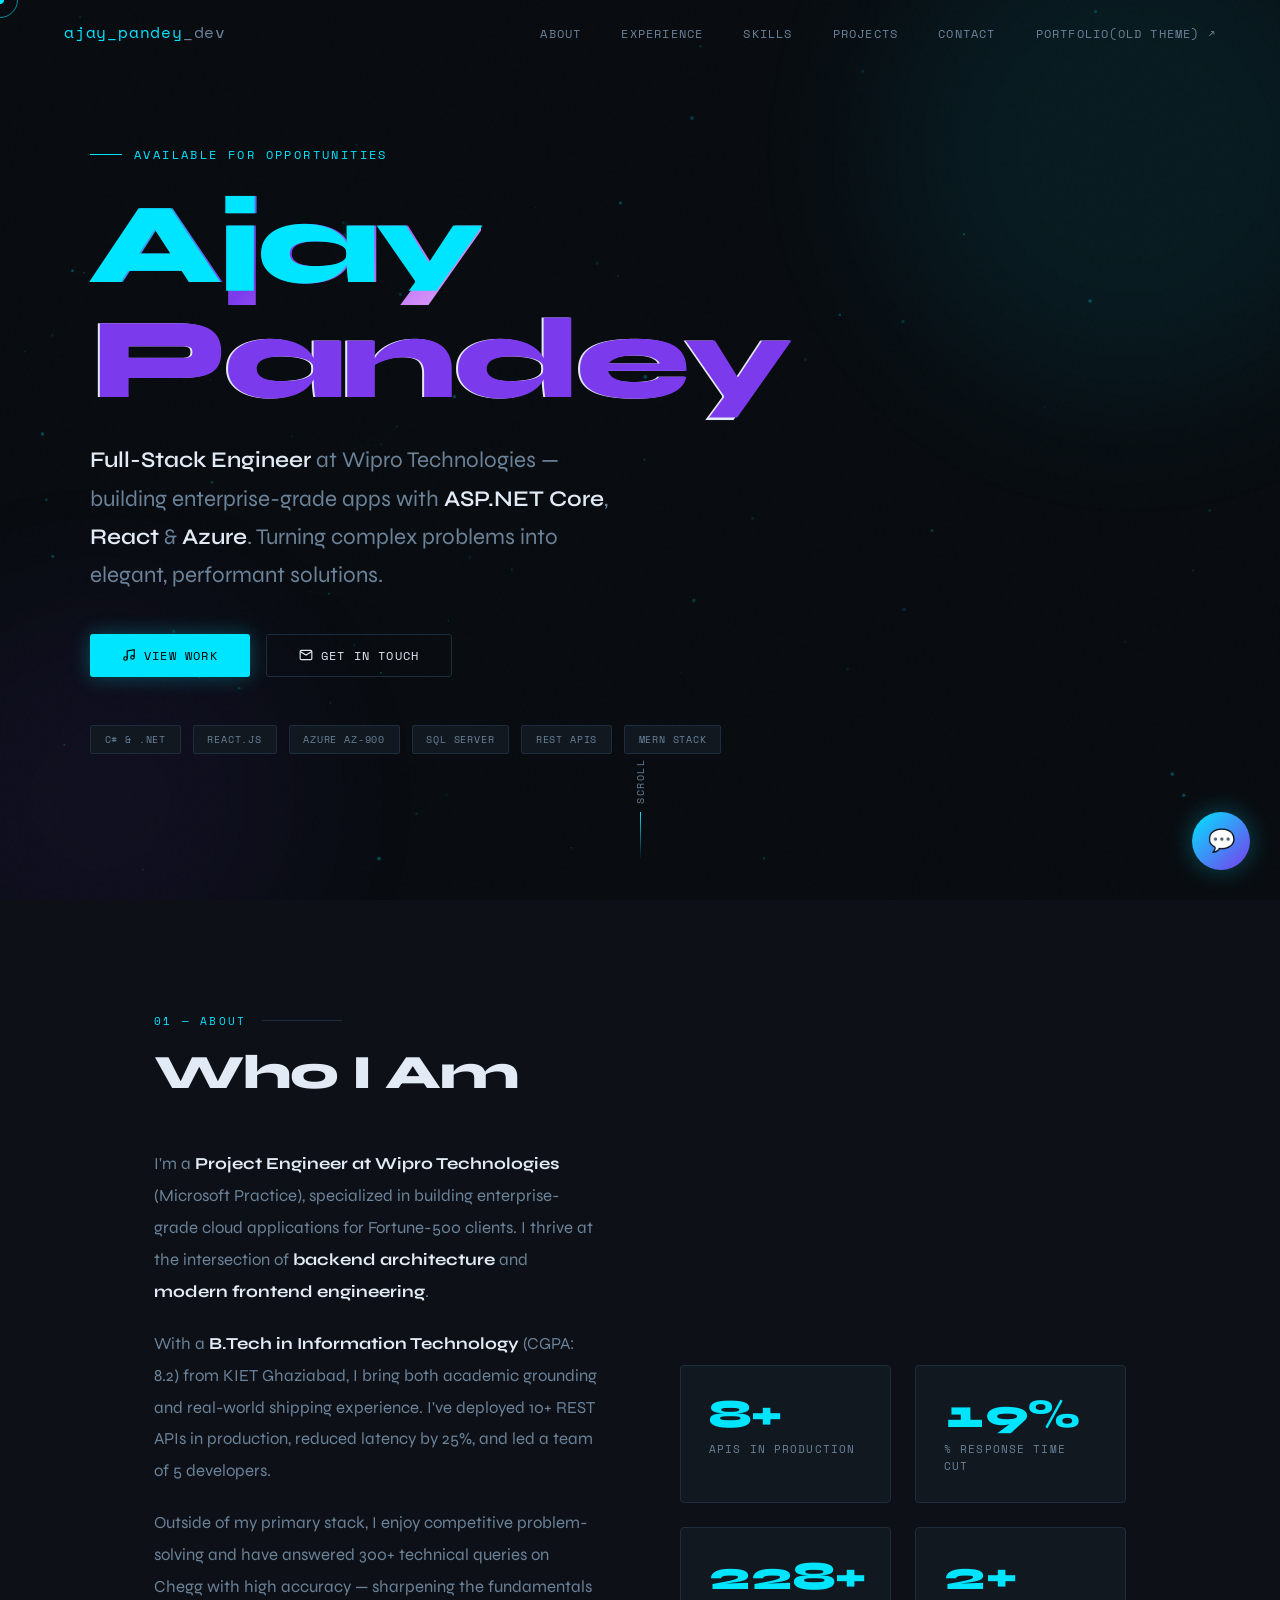
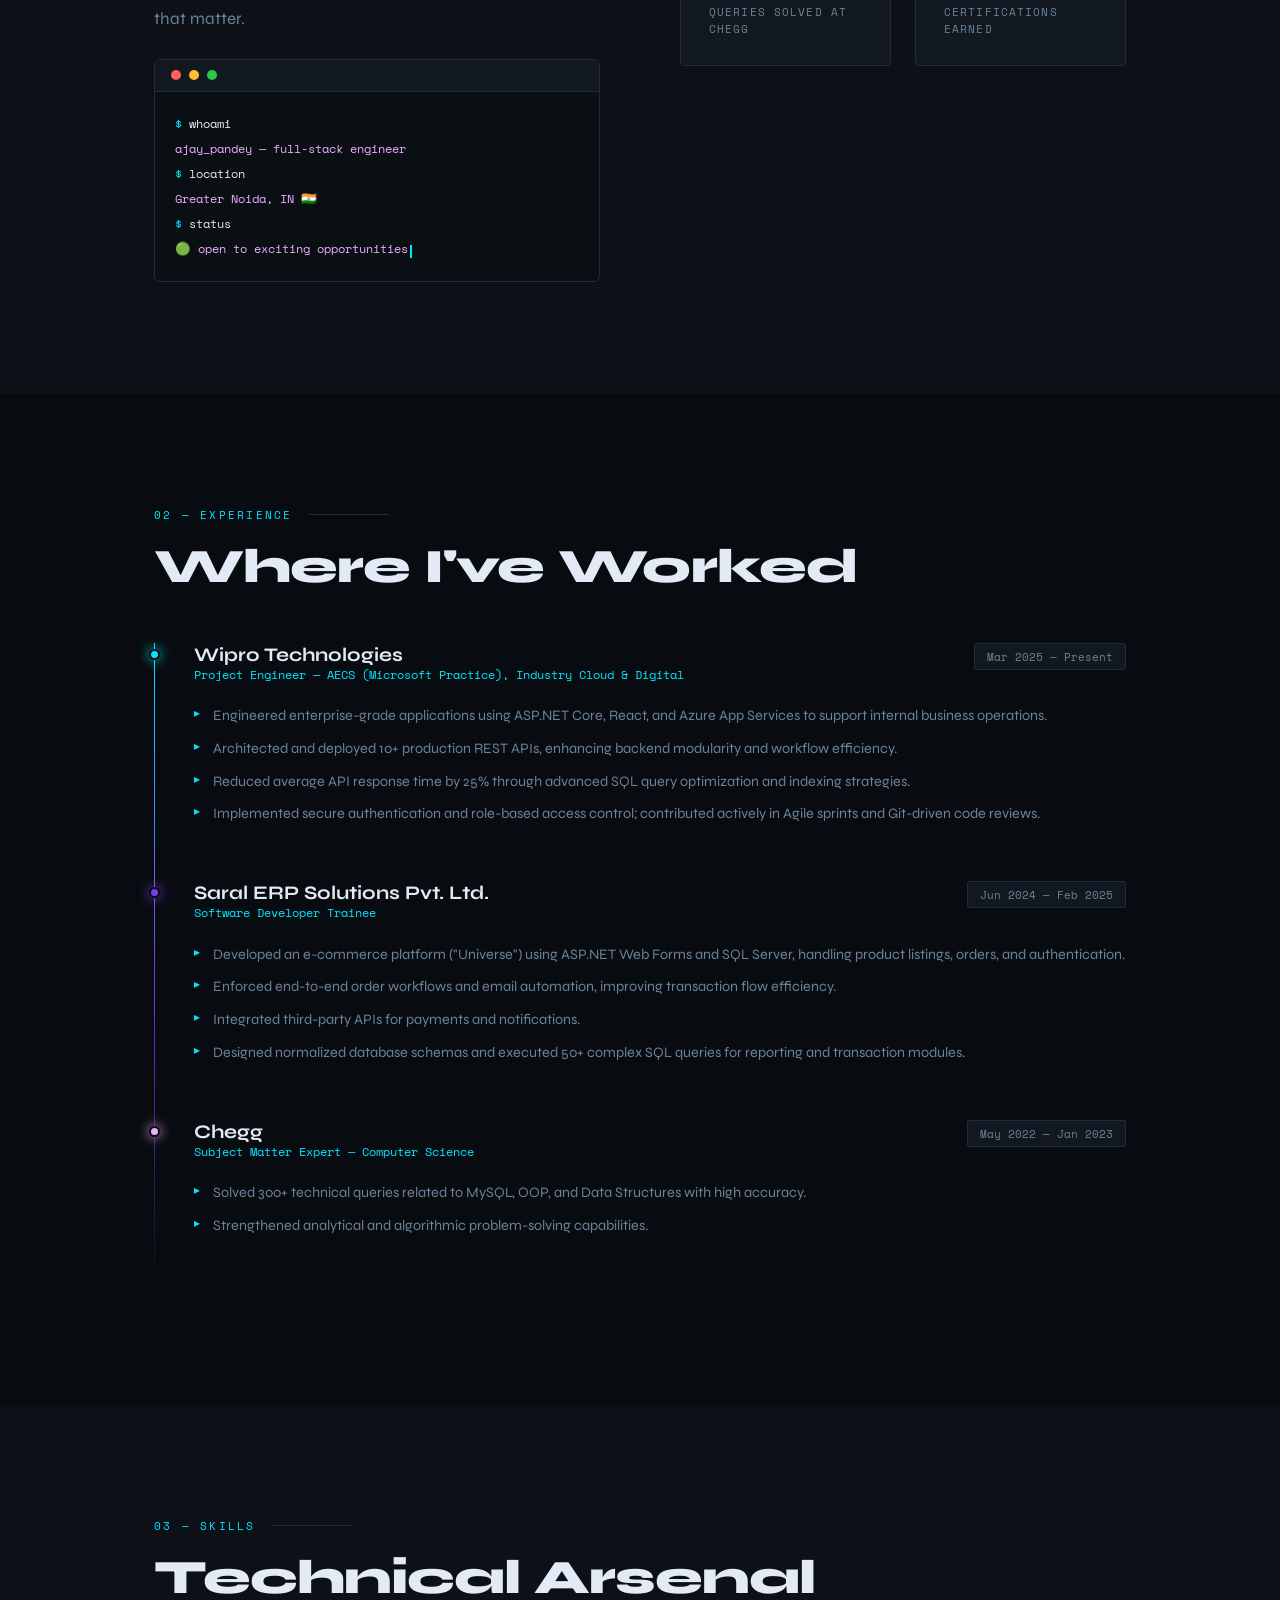
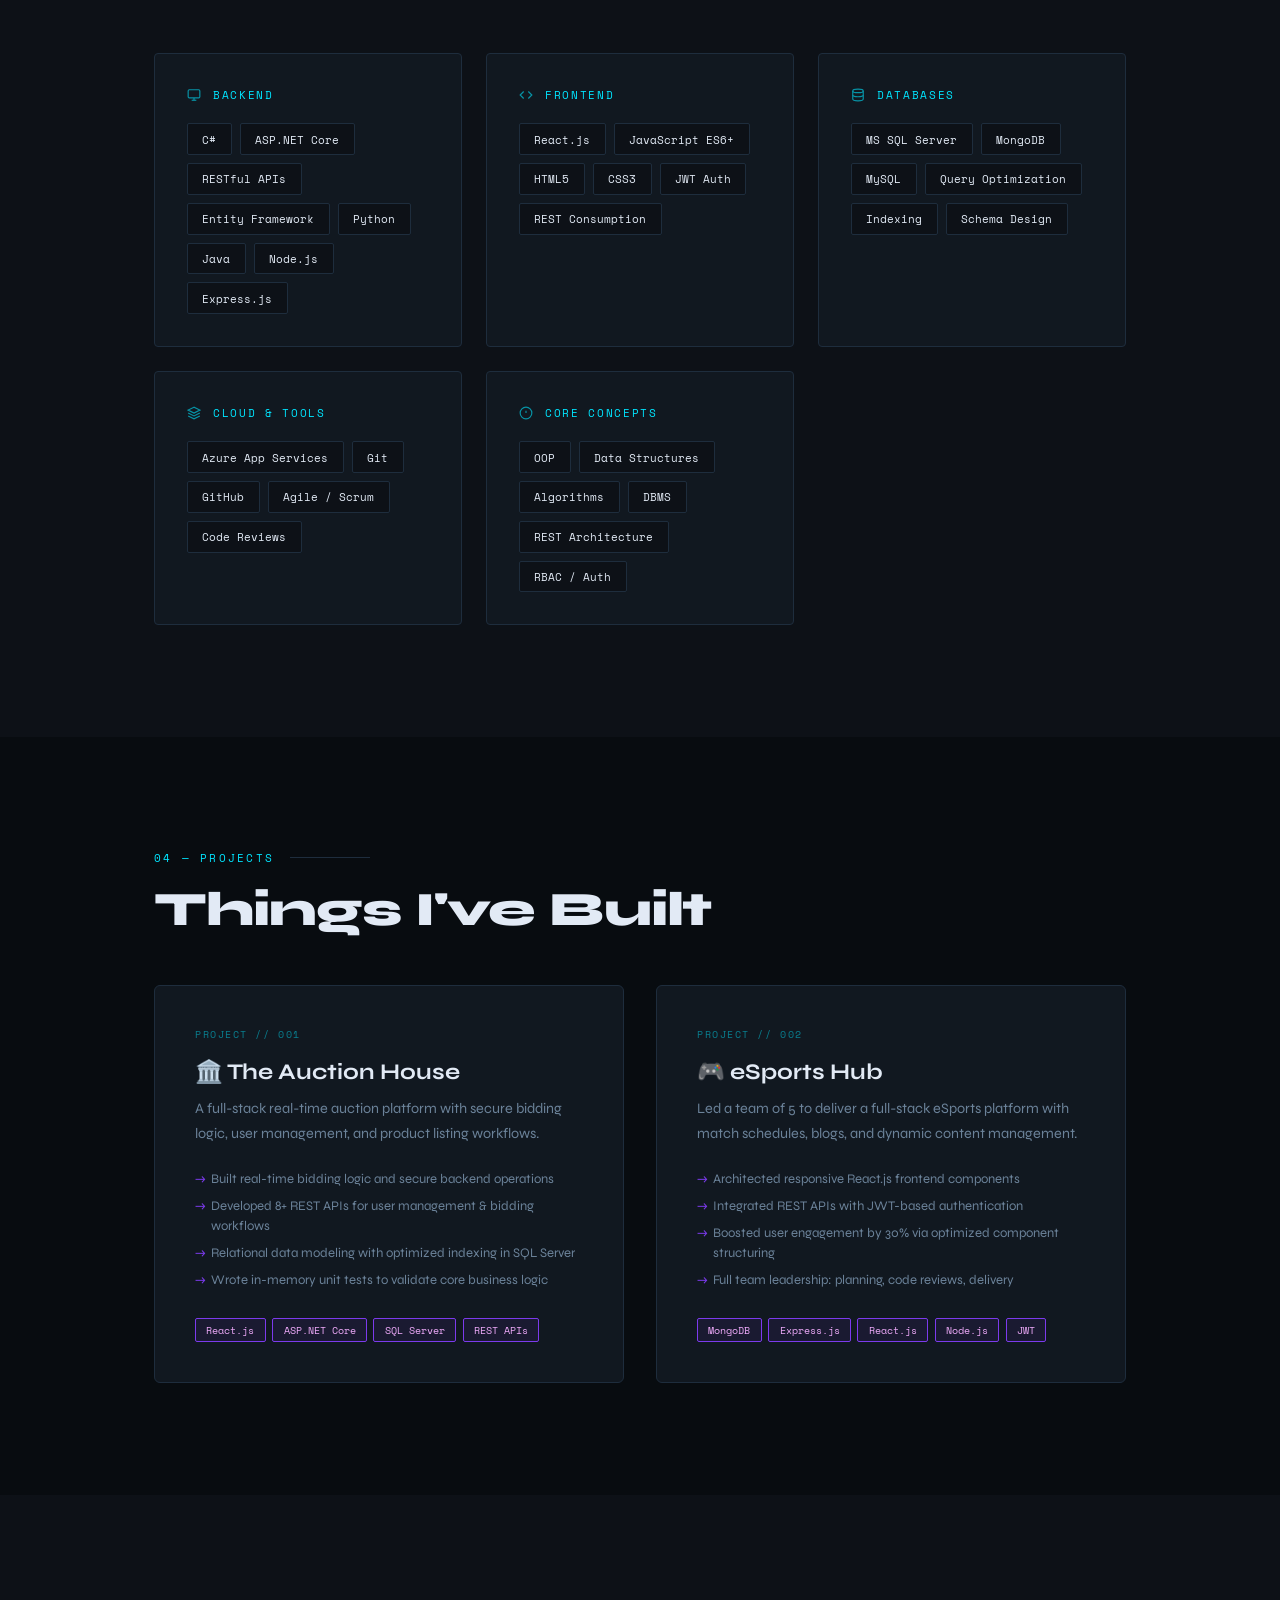
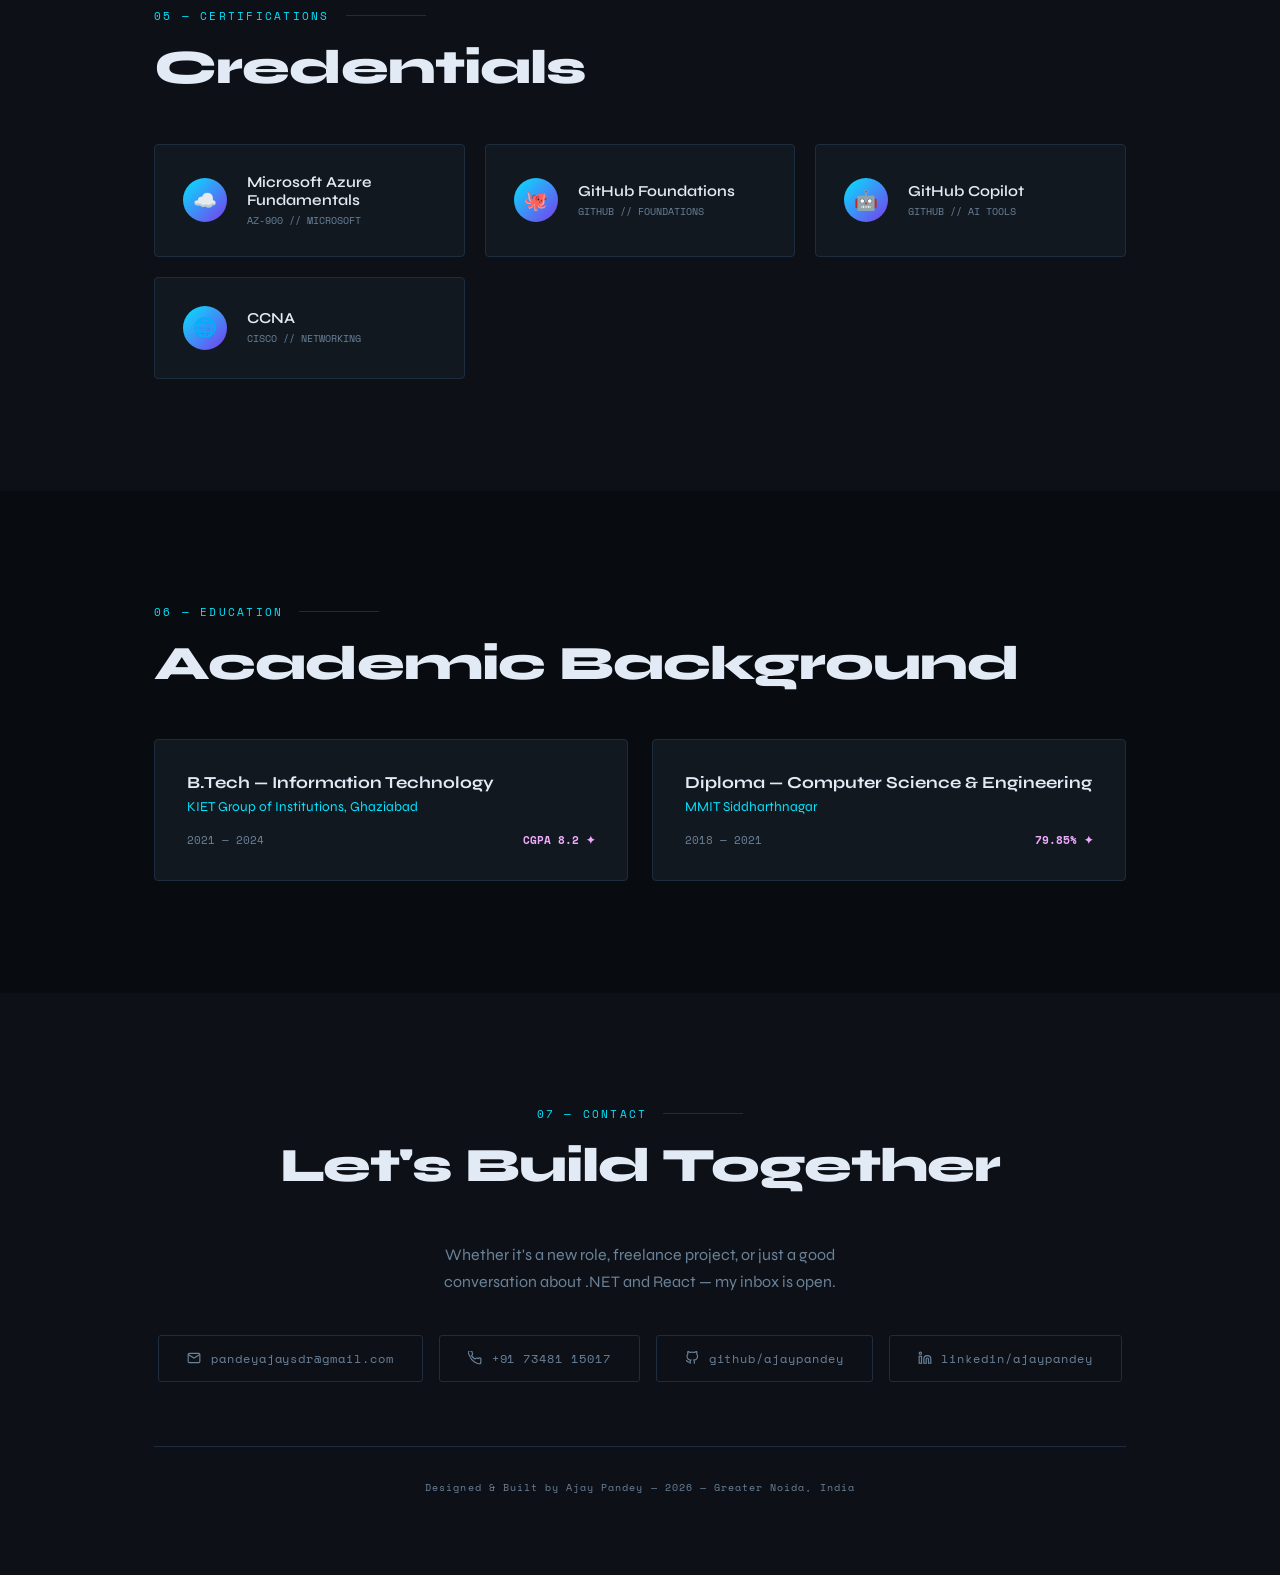
<file: index.html>
<!DOCTYPE html>
<html lang="en">
<head>
<meta charset="UTF-8">
<meta name="viewport" content="width=device-width, initial-scale=1.0">
<title>Ajay Pandey — Software Engineer</title>
<link href="https://fonts.googleapis.com/css2?family=Space+Mono:ital,wght@0,400;0,700;1,400&family=Syne:wght@400;600;700;800&display=swap" rel="stylesheet">
<style>
  :root {
    --bg: #080c10;
    --bg2: #0d1117;
    --surface: #111820;
    --border: #1e2d3d;
    --accent: #00e5ff;
    --accent2: #7c3aed;
    --accent3: #f0abfc;
    --text: #e2eaf5;
    --muted: #6b8299;
    --glow: rgba(0,229,255,0.15);
    --glow2: rgba(124,58,237,0.15);
  }

  *, *::before, *::after { margin: 0; padding: 0; box-sizing: border-box; }

  html { scroll-behavior: smooth; }

  body {
    background: var(--bg);
    color: var(--text);
    font-family: 'Syne', sans-serif;
    overflow-x: hidden;
    cursor: none;
  }

  /* CUSTOM CURSOR */
  .cursor-dot {
    width: 8px; height: 8px;
    background: var(--accent);
    border-radius: 50%;
    position: fixed; top: 0; left: 0;
    pointer-events: none; z-index: 9999;
    transform: translate(-50%, -50%);
    transition: transform 0.1s;
  }
  .cursor-ring {
    width: 36px; height: 36px;
    border: 1.5px solid var(--accent);
    border-radius: 50%;
    position: fixed; top: 0; left: 0;
    pointer-events: none; z-index: 9998;
    transform: translate(-50%, -50%);
    transition: all 0.12s ease;
    opacity: 0.6;
  }
  .cursor-ring.hover { transform: translate(-50%, -50%) scale(1.8); opacity: 0.3; border-color: var(--accent3); }

  /* CANVAS BG */
  #bg-canvas {
    position: fixed; top: 0; left: 0;
    width: 100%; height: 100%;
    z-index: 0; pointer-events: none;
    opacity: 0.5;
  }

  /* NOISE OVERLAY */
  body::before {
    content: '';
    position: fixed; inset: 0; z-index: 1;
    background-image: url("data:image/svg+xml,%3Csvg viewBox='0 0 256 256' xmlns='http://www.w3.org/2000/svg'%3E%3Cfilter id='noise'%3E%3CfeTurbulence type='fractalNoise' baseFrequency='0.9' numOctaves='4' stitchTiles='stitch'/%3E%3C/filter%3E%3Crect width='100%25' height='100%25' filter='url(%23noise)' opacity='0.04'/%3E%3C/svg%3E");
    pointer-events: none; opacity: 0.4;
  }

  /* NAV */
  nav {
    position: fixed; top: 0; left: 0; right: 0;
    z-index: 100;
    display: flex; align-items: center; justify-content: space-between;
    padding: 1.25rem 4rem;
    border-bottom: 1px solid transparent;
    transition: all 0.4s;
    backdrop-filter: blur(0px);
  }
  nav.scrolled {
    border-color: var(--border);
    background: rgba(8,12,16,0.85);
    backdrop-filter: blur(12px);
  }
  .nav-logo {
    font-family: 'Space Mono', monospace;
    font-size: 1rem;
    color: var(--accent);
    letter-spacing: 0.05em;
  }
  .nav-links { display: flex; gap: 2.5rem; list-style: none; }
  .nav-links a {
    font-family: 'Space Mono', monospace;
    font-size: 0.75rem;
    color: var(--muted);
    text-decoration: none;
    letter-spacing: 0.1em;
    text-transform: uppercase;
    transition: color 0.3s;
    position: relative;
  }
  .nav-links a::after {
    content: '';
    position: absolute; bottom: -4px; left: 0; right: 0; height: 1px;
    background: var(--accent); transform: scaleX(0);
    transition: transform 0.3s;
  }
  .nav-links a:hover { color: var(--accent); }
  .nav-links a:hover::after { transform: scaleX(1); }

  /* SECTIONS */
  section { position: relative; z-index: 2; }

  /* HERO */
  #hero {
    min-height: 100vh;
    display: flex; align-items: center;
    padding: 0 4rem;
    position: relative;
  }
  .hero-inner { max-width: 1100px; margin: 0 auto; width: 100%; }
  .hero-tag {
    font-family: 'Space Mono', monospace;
    font-size: 0.75rem;
    color: var(--accent);
    letter-spacing: 0.2em;
    text-transform: uppercase;
    margin-bottom: 1.5rem;
    opacity: 0;
    animation: fadeUp 0.8s 0.2s forwards;
    display: flex; align-items: center; gap: 0.75rem;
  }
  .hero-tag::before {
    content: ''; display: inline-block;
    width: 2rem; height: 1px; background: var(--accent);
  }
  .hero-name {
    font-size: clamp(3.5rem, 9vw, 8rem);
    font-weight: 800;
    line-height: 1;
    letter-spacing: -0.03em;
    opacity: 0;
    animation: fadeUp 0.8s 0.35s forwards;
    position: relative;
  }
  .hero-name span {
    background: linear-gradient(135deg, var(--accent), var(--accent2), var(--accent3));
    -webkit-background-clip: text;
    -webkit-text-fill-color: transparent;
    background-clip: text;
  }
  .hero-sub {
    font-size: clamp(1rem, 2vw, 1.4rem);
    color: var(--muted);
    margin-top: 1.5rem;
    font-weight: 400;
    opacity: 0;
    animation: fadeUp 0.8s 0.5s forwards;
    max-width: 540px;
    line-height: 1.7;
  }
  .hero-sub strong { color: var(--text); font-weight: 600; }
  .hero-cta {
    display: flex; gap: 1rem; margin-top: 2.5rem;
    opacity: 0;
    animation: fadeUp 0.8s 0.65s forwards;
    flex-wrap: wrap;
  }
  .btn {
    padding: 0.75rem 2rem;
    border-radius: 3px;
    font-family: 'Space Mono', monospace;
    font-size: 0.75rem;
    letter-spacing: 0.1em;
    text-transform: uppercase;
    cursor: none;
    text-decoration: none;
    transition: all 0.3s;
    display: inline-flex; align-items: center; gap: 0.5rem;
  }
  .btn-primary {
    background: var(--accent);
    color: #000;
    border: none;
    box-shadow: 0 0 20px rgba(0,229,255,0.3);
  }
  .btn-primary:hover { box-shadow: 0 0 40px rgba(0,229,255,0.5); transform: translateY(-2px); }
  .btn-outline {
    background: transparent;
    color: var(--text);
    border: 1px solid var(--border);
  }
  .btn-outline:hover { border-color: var(--accent); color: var(--accent); transform: translateY(-2px); }

  /* Floating badges */
  .hero-badges {
    display: flex; gap: 0.75rem; flex-wrap: wrap;
    margin-top: 3rem;
    opacity: 0;
    animation: fadeUp 0.8s 0.8s forwards;
  }
  .badge {
    font-family: 'Space Mono', monospace;
    font-size: 0.65rem;
    padding: 0.35rem 0.85rem;
    border: 1px solid var(--border);
    border-radius: 2px;
    color: var(--muted);
    background: var(--surface);
    letter-spacing: 0.08em;
    text-transform: uppercase;
    transition: all 0.3s;
  }
  .badge:hover { border-color: var(--accent); color: var(--accent); }

  /* Scroll indicator */
  .scroll-hint {
    position: absolute; bottom: 2.5rem; left: 50%;
    transform: translateX(-50%);
    display: flex; flex-direction: column; align-items: center; gap: 0.5rem;
    opacity: 0; animation: fadeIn 1s 1.5s forwards;
  }
  .scroll-line {
    width: 1px; height: 48px;
    background: linear-gradient(to bottom, var(--accent), transparent);
    animation: scrollPulse 2s infinite;
  }
  .scroll-text {
    font-family: 'Space Mono', monospace;
    font-size: 0.6rem;
    color: var(--muted);
    letter-spacing: 0.15em;
    text-transform: uppercase;
    writing-mode: vertical-rl;
    transform: rotate(180deg);
  }

  /* SECTION COMMON */
  .section-wrap { max-width: 1100px; margin: 0 auto; padding: 7rem 4rem; }
  .section-label {
    font-family: 'Space Mono', monospace;
    font-size: 0.7rem;
    color: var(--accent);
    letter-spacing: 0.2em;
    text-transform: uppercase;
    display: flex; align-items: center; gap: 1rem;
    margin-bottom: 1rem;
  }
  .section-label::after { content: ''; flex: 1; height: 1px; background: var(--border); max-width: 80px; }
  .section-title {
    font-size: clamp(2rem, 4vw, 3rem);
    font-weight: 800;
    letter-spacing: -0.02em;
    margin-bottom: 3rem;
    line-height: 1.15;
  }

  /* ABOUT */
  #about { background: var(--bg2); }
  .about-grid {
    display: grid; grid-template-columns: 1fr 1fr;
    gap: 5rem; align-items: center;
  }
  .about-text p {
    color: var(--muted);
    line-height: 1.9;
    font-size: 1.05rem;
    margin-bottom: 1.25rem;
  }
  .about-text p strong { color: var(--text); }
  .stats-grid {
    display: grid; grid-template-columns: 1fr 1fr;
    gap: 1.5rem;
  }
  .stat-card {
    background: var(--surface);
    border: 1px solid var(--border);
    padding: 1.75rem;
    border-radius: 4px;
    position: relative;
    overflow: hidden;
    transition: border-color 0.3s, transform 0.3s;
  }
  .stat-card::before {
    content: '';
    position: absolute; top: 0; left: 0; right: 0; height: 2px;
    background: linear-gradient(90deg, var(--accent), var(--accent2));
    transform: scaleX(0); transform-origin: left;
    transition: transform 0.4s;
  }
  .stat-card:hover { border-color: var(--accent); transform: translateY(-4px); }
  .stat-card:hover::before { transform: scaleX(1); }
  .stat-num {
    font-size: 2.5rem; font-weight: 800;
    color: var(--accent);
    line-height: 1;
    font-variant-numeric: tabular-nums;
  }
  .stat-label {
    font-family: 'Space Mono', monospace;
    font-size: 0.7rem; color: var(--muted);
    text-transform: uppercase; letter-spacing: 0.1em;
    margin-top: 0.4rem;
  }

  /* EXPERIENCE */
  #experience { background: var(--bg); }
  .timeline { position: relative; }
  .timeline::before {
    content: ''; position: absolute;
    left: 0; top: 0; bottom: 0; width: 1px;
    background: linear-gradient(to bottom, var(--accent), var(--accent2), transparent);
  }
  .timeline-item {
    padding-left: 2.5rem;
    padding-bottom: 3.5rem;
    position: relative;
    opacity: 0; transform: translateX(-20px);
    transition: all 0.6s;
  }
  .timeline-item.visible { opacity: 1; transform: translateX(0); }
  .timeline-dot {
    position: absolute; left: -5px; top: 6px;
    width: 11px; height: 11px;
    border-radius: 50%;
    background: var(--accent);
    box-shadow: 0 0 12px var(--accent);
    border: 2px solid var(--bg);
  }
  .timeline-dot.purple { background: var(--accent2); box-shadow: 0 0 12px var(--accent2); }
  .timeline-dot.pink { background: var(--accent3); box-shadow: 0 0 12px var(--accent3); }
  .tl-header { display: flex; align-items: flex-start; justify-content: space-between; flex-wrap: wrap; gap: 0.5rem; margin-bottom: 0.5rem; }
  .tl-company {
    font-size: 1.2rem; font-weight: 700;
    color: var(--text);
  }
  .tl-role {
    font-family: 'Space Mono', monospace;
    font-size: 0.75rem; color: var(--accent);
    margin-bottom: 0.35rem;
  }
  .tl-date {
    font-family: 'Space Mono', monospace;
    font-size: 0.7rem; color: var(--muted);
    white-space: nowrap;
    background: var(--surface);
    padding: 0.25rem 0.75rem;
    border: 1px solid var(--border);
    border-radius: 2px;
  }
  .tl-points { list-style: none; margin-top: 1rem; display: flex; flex-direction: column; gap: 0.6rem; }
  .tl-points li {
    font-size: 0.9rem; color: var(--muted);
    line-height: 1.6;
    padding-left: 1.2rem;
    position: relative;
  }
  .tl-points li::before {
    content: '▸'; position: absolute; left: 0;
    color: var(--accent); font-size: 0.75rem;
  }

  /* SKILLS */
  #skills { background: var(--bg2); }
  .skills-grid {
    display: grid;
    grid-template-columns: repeat(auto-fit, minmax(300px, 1fr));
    gap: 1.5rem;
  }
  .skill-category {
    background: var(--surface);
    border: 1px solid var(--border);
    padding: 2rem;
    border-radius: 4px;
    transition: all 0.3s;
    position: relative; overflow: hidden;
  }
  .skill-category::after {
    content: '';
    position: absolute; bottom: 0; left: 0; right: 0; height: 1px;
    background: linear-gradient(90deg, transparent, var(--accent), transparent);
    transform: scaleX(0); transition: transform 0.4s;
  }
  .skill-category:hover { border-color: var(--accent); transform: translateY(-4px); }
  .skill-category:hover::after { transform: scaleX(1); }
  .skill-cat-title {
    font-family: 'Space Mono', monospace;
    font-size: 0.7rem; color: var(--accent);
    text-transform: uppercase; letter-spacing: 0.15em;
    margin-bottom: 1.25rem;
    display: flex; align-items: center; gap: 0.75rem;
  }
  .skill-cat-title svg { opacity: 0.6; }
  .skill-tags { display: flex; flex-wrap: wrap; gap: 0.5rem; }
  .skill-tag {
    font-family: 'Space Mono', monospace;
    font-size: 0.7rem;
    padding: 0.4rem 0.9rem;
    border-radius: 2px;
    background: var(--bg2);
    border: 1px solid var(--border);
    color: var(--text);
    transition: all 0.25s;
  }
  .skill-tag:hover { border-color: var(--accent); color: var(--accent); transform: scale(1.05); }

  /* PROJECTS */
  #projects { background: var(--bg); }
  .projects-grid {
    display: grid;
    grid-template-columns: repeat(auto-fit, minmax(440px, 1fr));
    gap: 2rem;
  }
  .project-card {
    background: var(--surface);
    border: 1px solid var(--border);
    border-radius: 6px;
    padding: 2.5rem;
    position: relative;
    overflow: hidden;
    transition: all 0.4s;
    opacity: 0; transform: translateY(24px);
  }
  .project-card.visible { opacity: 1; transform: translateY(0); }
  .project-card::before {
    content: '';
    position: absolute; inset: 0;
    background: linear-gradient(135deg, var(--glow), var(--glow2));
    opacity: 0; transition: opacity 0.4s;
  }
  .project-card:hover { border-color: var(--accent); transform: translateY(-6px); box-shadow: 0 20px 60px rgba(0,229,255,0.07); }
  .project-card:hover::before { opacity: 1; }
  .project-num {
    font-family: 'Space Mono', monospace;
    font-size: 0.65rem; color: var(--accent);
    opacity: 0.5; margin-bottom: 1rem;
    letter-spacing: 0.15em;
  }
  .project-title {
    font-size: 1.4rem; font-weight: 700;
    margin-bottom: 0.75rem; color: var(--text);
    position: relative; z-index: 1;
  }
  .project-desc {
    color: var(--muted); font-size: 0.9rem;
    line-height: 1.7; margin-bottom: 1.5rem;
    position: relative; z-index: 1;
  }
  .project-points { list-style: none; display: flex; flex-direction: column; gap: 0.45rem; margin-bottom: 1.75rem; }
  .project-points li {
    font-size: 0.82rem; color: var(--muted); line-height: 1.5;
    padding-left: 1rem; position: relative;
  }
  .project-points li::before { content: '→'; position: absolute; left: 0; color: var(--accent2); }
  .project-stack { display: flex; flex-wrap: wrap; gap: 0.4rem; position: relative; z-index: 1; }
  .stack-pill {
    font-family: 'Space Mono', monospace;
    font-size: 0.6rem; padding: 0.25rem 0.65rem;
    border: 1px solid var(--accent2);
    border-radius: 2px; color: var(--accent3);
    background: rgba(124,58,237,0.08);
  }

  /* CERTIFICATIONS */
  #certifications { background: var(--bg2); }
  .certs-grid {
    display: grid; grid-template-columns: repeat(auto-fit, minmax(280px, 1fr));
    gap: 1.25rem;
  }
  .cert-card {
    background: var(--surface);
    border: 1px solid var(--border);
    border-radius: 4px; padding: 1.75rem;
    display: flex; align-items: center; gap: 1.25rem;
    transition: all 0.3s;
    position: relative; overflow: hidden;
  }
  .cert-card::before {
    content: ''; position: absolute; left: 0; top: 0; bottom: 0; width: 3px;
    background: linear-gradient(to bottom, var(--accent), var(--accent2));
    transform: scaleY(0); transition: transform 0.3s; transform-origin: bottom;
  }
  .cert-card:hover { border-color: var(--accent); transform: translateX(6px); }
  .cert-card:hover::before { transform: scaleY(1); }
  .cert-icon {
    width: 44px; height: 44px; border-radius: 50%;
    background: linear-gradient(135deg, var(--accent), var(--accent2));
    display: flex; align-items: center; justify-content: center;
    flex-shrink: 0; font-size: 1.2rem;
  }
  .cert-name { font-size: 0.95rem; font-weight: 600; color: var(--text); }
  .cert-org { font-family: 'Space Mono', monospace; font-size: 0.65rem; color: var(--muted); margin-top: 0.2rem; }

  /* EDUCATION */
  #education { background: var(--bg); }
  .edu-grid { display: grid; grid-template-columns: 1fr 1fr; gap: 1.5rem; }
  .edu-card {
    background: var(--surface);
    border: 1px solid var(--border);
    border-radius: 4px; padding: 2rem;
    transition: all 0.3s; position: relative; overflow: hidden;
  }
  .edu-card::before {
    content: ''; position: absolute; top: 0; left: 0; right: 0; height: 2px;
    background: linear-gradient(90deg, var(--accent2), var(--accent3));
    transform: scaleX(0); transition: transform 0.4s;
  }
  .edu-card:hover { border-color: var(--accent2); }
  .edu-card:hover::before { transform: scaleX(1); }
  .edu-degree { font-size: 1.05rem; font-weight: 700; color: var(--text); margin-bottom: 0.3rem; }
  .edu-school { font-size: 0.85rem; color: var(--accent); margin-bottom: 0.25rem; }
  .edu-meta {
    font-family: 'Space Mono', monospace;
    font-size: 0.7rem; color: var(--muted);
    display: flex; justify-content: space-between; margin-top: 1rem;
  }
  .edu-score { color: var(--accent3); font-weight: 700; }

  /* CONTACT */
  #contact {
    background: var(--bg2);
    text-align: center;
  }
  #contact .section-wrap { padding-bottom: 5rem; }
  .contact-desc { color: var(--muted); font-size: 1rem; max-width: 480px; margin: 0 auto 2.5rem; line-height: 1.7; }
  .contact-links {
    display: flex; justify-content: center; gap: 1rem; flex-wrap: wrap;
    margin-bottom: 4rem;
  }
  .contact-link {
    font-family: 'Space Mono', monospace;
    font-size: 0.75rem; padding: 0.85rem 1.75rem;
    border: 1px solid var(--border);
    border-radius: 3px; color: var(--muted);
    text-decoration: none;
    transition: all 0.3s;
    display: flex; align-items: center; gap: 0.6rem;
    letter-spacing: 0.08em;
  }
  .contact-link:hover { border-color: var(--accent); color: var(--accent); background: var(--glow); }
  .footer-line {
    font-family: 'Space Mono', monospace;
    font-size: 0.65rem; color: var(--muted);
    letter-spacing: 0.1em;
    opacity: 0.5;
    border-top: 1px solid var(--border);
    padding-top: 2rem;
  }

  /* ANIMATIONS */
  @keyframes fadeUp { from { opacity: 0; transform: translateY(24px); } to { opacity: 1; transform: translateY(0); } }
  @keyframes fadeIn { from { opacity: 0; } to { opacity: 1; } }
  @keyframes scrollPulse {
    0%, 100% { opacity: 0.3; transform: scaleY(1); }
    50% { opacity: 1; transform: scaleY(1.3); }
  }
  @keyframes float {
    0%, 100% { transform: translateY(0px); }
    50% { transform: translateY(-10px); }
  }
  @keyframes pulse-glow {
    0%, 100% { box-shadow: 0 0 12px var(--accent); }
    50% { box-shadow: 0 0 28px var(--accent), 0 0 60px rgba(0,229,255,0.2); }
  }
  .timeline-dot { animation: pulse-glow 2s infinite; }

  /* GLITCH EFFECT */
  .glitch {
    position: relative;
  }
  .glitch::before, .glitch::after {
    content: attr(data-text);
    position: absolute; left: 0; top: 0; width: 100%; height: 100%;
    background: transparent;
    -webkit-background-clip: text;
    background-clip: text;
  }
  .glitch::before {
    color: var(--accent);
    animation: glitch1 4s infinite; clip-path: polygon(0 0, 100% 0, 100% 45%, 0 45%);
    transform: translate(-2px, 0);
  }
  .glitch::after {
    color: var(--accent2);
    animation: glitch2 4s infinite; clip-path: polygon(0 55%, 100% 55%, 100% 100%, 0 100%);
    transform: translate(2px, 0);
  }
  @keyframes glitch1 {
    0%, 90%, 100% { transform: translate(0); opacity: 0; }
    92% { transform: translate(-3px, 0); opacity: 0.5; }
    94% { transform: translate(3px, 0); opacity: 0.5; }
    96% { transform: translate(-3px, 0); opacity: 0.5; }
    98% { transform: translate(0); opacity: 0; }
  }
  @keyframes glitch2 {
    0%, 90%, 100% { transform: translate(0); opacity: 0; }
    92% { transform: translate(3px, 0); opacity: 0.5; }
    94% { transform: translate(-3px, 0); opacity: 0.5; }
    96% { transform: translate(3px, 0); opacity: 0.5; }
    98% { transform: translate(0); opacity: 0; }
  }

  /* TYPE CURSOR */
  .type-cursor {
    display: inline-block; width: 2px; height: 1em;
    background: var(--accent); margin-left: 2px;
    animation: blink 1s infinite;
    vertical-align: text-bottom;
  }
  @keyframes blink { 0%, 100% { opacity: 1; } 50% { opacity: 0; } }

  /* RESPONSIVE */
  @media (max-width: 768px) {
    nav { padding: 1rem 1.5rem; }
    .nav-links { display: none; }
    #hero, .section-wrap { padding-left: 1.5rem; padding-right: 1.5rem; }
    .about-grid, .edu-grid { grid-template-columns: 1fr; gap: 2.5rem; }
    .projects-grid { grid-template-columns: 1fr; }
    .hero-name { font-size: clamp(2.8rem, 12vw, 5rem); }
  }

  /* Reveal animations */
  .reveal {
    opacity: 0; transform: translateY(30px);
    transition: opacity 0.7s, transform 0.7s;
  }
  .reveal.visible { opacity: 1; transform: translateY(0); }

  /* GRADIENT GLOW ORBS */
  .orb {
    position: fixed; border-radius: 50%;
    filter: blur(80px);
    pointer-events: none; z-index: 1;
    opacity: 0.07;
  }
  .orb-1 { width: 500px; height: 500px; background: var(--accent); top: -100px; right: -100px; }
  .orb-2 { width: 400px; height: 400px; background: var(--accent2); bottom: -100px; left: -100px; }

  /* Terminal window effect */
  .terminal-block {
    background: #0a0f14;
    border: 1px solid var(--border);
    border-radius: 6px;
    overflow: hidden;
    margin-top: 1.5rem;
  }
  .terminal-header {
    display: flex; align-items: center; gap: 0.5rem;
    padding: 0.65rem 1rem;
    background: var(--surface);
    border-bottom: 1px solid var(--border);
  }
  .terminal-dot { width: 10px; height: 10px; border-radius: 50%; }
  .t-red { background: #ff5f57; }
  .t-yellow { background: #febc2e; }
  .t-green { background: #28c840; }
  .terminal-body {
    padding: 1.25rem;
    font-family: 'Space Mono', monospace;
    font-size: 0.78rem;
    line-height: 2;
    color: var(--muted);
  }
  .t-prompt { color: var(--accent); }
  .t-cmd { color: var(--text); }
  .t-out { color: var(--accent3); }
  .t-comment { color: #3d5166; }
</style>
<style>
/* FLOAT BUTTON */
.chatbot-trigger {
  position: fixed;
  bottom: 30px;
  right: 30px;
  width: 58px;
  height: 58px;
  border-radius: 50%;
  background: linear-gradient(135deg, #00e5ff, #7c3aed);
  display: flex;
  align-items: center;
  justify-content: center;
  font-size: 22px;
  cursor: pointer;
  z-index: 999;
  box-shadow: 0 0 25px rgba(0,229,255,0.3);
  transition: 0.3s;
}
.chatbot-trigger:hover {
  transform: scale(1.1);
}

/* CHATBOX */
.chatbot-container {
  position: fixed;
  bottom: 100px;
  right: 30px;
  width: 360px;
  height: 520px;
  background: rgba(17,24,32,0.9);
  backdrop-filter: blur(16px);
  border: 1px solid #1e2d3d;
  border-radius: 10px;

  display: flex;
  flex-direction: column;
  overflow: hidden;

  /* animation state */
  transform: translateY(30px) scale(0.9);
  opacity: 0;
  visibility: hidden;          /* ✅ IMPORTANT FIX */
  pointer-events: none;

  transition: all 0.35s ease;
  z-index: 9999;
}

/* ACTIVE STATE */
.chatbot-container.active {
  transform: translateY(0) scale(1);
  opacity: 1;
  visibility: visible;         /* ✅ SHOW PROPERLY */
  pointer-events: auto;
}

.chatbot-container,
.chatbot-container * {
  cursor: auto !important;
}

/* HEADER */
.chatbot-header {
  padding: 12px;
  display: flex;
  justify-content: space-between;
  background: #111820;
  border-bottom: 1px solid #1e2d3d;
}
.chatbot-title {
  color: #00e5ff;
  font-family: monospace;
  font-size: 12px;
}
.chatbot-close {
  cursor: pointer;
}

/* TERMINAL BAR */
.chatbot-terminal {
  padding: 6px 12px;
  font-size: 11px;
  font-family: monospace;
  color: #7c3aed;
  border-bottom: 1px solid #1e2d3d;
}

/* MESSAGES */
.chatbot-messages {
  flex: 1;
  padding: 15px;
  overflow-y: auto;
  font-size: 13px;
}
.message {
  margin-bottom: 10px;
  display: flex;
}
.message.outgoing {
  justify-content: flex-end;
}
.message .text {
  padding: 10px 14px;
  border-radius: 6px;
  max-width: 75%;
}
.message.incoming .text {
  background: #111820;
  border: 1px solid #1e2d3d;
}
.message.outgoing .text {
  background: #00e5ff;
  color: black;
}

/* INPUT */
.chatbot-input {
  display: flex;
  border-top: 1px solid #1e2d3d;
}
.chatbot-input input {
  flex: 1;
  padding: 12px;
  background: transparent;
  border: none;
  color: white;
}
.chatbot-input button {
  background: #00e5ff;
  border: none;
  padding: 0 15px;
  cursor: pointer;
}
/* TOGGLE WRAPPER */
.chatbot-toggle {
  display: flex;
  align-items: center;
  gap: 6px;
  font-family: 'Space Mono', monospace;
  font-size: 10px;
  color: var(--muted);
}

/* HIDE DEFAULT */
.ajx-toggle input {
  display: none;
}

/* SLIDER */
.ajx-slider {
  width: 32px;
  height: 16px;
  background: var(--border);
  border-radius: 20px;
  position: relative;
  cursor: pointer;
  transition: all 0.3s;
}

/* KNOB */
.ajx-slider::before {
  content: "";
  width: 12px;
  height: 12px;
  background: var(--accent);
  position: absolute;
  top: 2px;
  left: 2px;
  border-radius: 50%;
  transition: 0.3s;
  box-shadow: 0 0 6px var(--accent);
}

/* ACTIVE STATE */
.ajx-toggle input:checked + .ajx-slider {
  background: rgba(0,229,255,0.15);
  border: 1px solid var(--accent);
}

.ajx-toggle input:checked + .ajx-slider::before {
  transform: translateX(16px);
  background: var(--accent2);
  box-shadow: 0 0 10px var(--accent2);
}

/* HOVER EFFECT */
.ajx-slider:hover {
  box-shadow: 0 0 10px var(--glow);
}
/* TYPING DOTS */
.typing-dots {
  display: flex;
  gap: 4px;
}
.typing-dots span {
  width: 6px;
  height: 6px;
  background: #00e5ff;
  border-radius: 50%;
  animation: blink 1.4s infinite;
}
.typing-dots span:nth-child(2){animation-delay:0.2s}
.typing-dots span:nth-child(3){animation-delay:0.4s}

@keyframes blink {
  0%,80%,100%{opacity:0.2}
  40%{opacity:1}
}
</style>
</head>
<body>

<!-- Cursor -->
<div class="cursor-dot" id="dot"></div>
<div class="cursor-ring" id="ring"></div>

<!-- Background canvas -->
<canvas id="bg-canvas"></canvas>

<!-- Glow orbs -->
<div class="orb orb-1"></div>
<div class="orb orb-2"></div>

<!-- NAV -->
<nav id="navbar">
  <div class="nav-logo">ajay_pandey<span style="color:var(--muted)">_dev</span></div>
  <ul class="nav-links">
    <li><a href="#about">About</a></li>
    <li><a href="#experience">Experience</a></li>
    <li><a href="#skills">Skills</a></li>
    <li><a href="#projects">Projects</a></li>
    <li><a href="#contact">Contact</a></li>

    <!-- ADDED -->
    <li>
      <a href="backup.html" target="_blank">
       Portfolio(Old Theme) ↗
      </a>
    </li>
  </ul>
</nav>

<!-- HERO -->
<section id="hero">
  <div class="hero-inner">
    <div class="hero-tag">Available for opportunities</div>
    <h1 class="hero-name glitch" data-text="Ajay Pandey">
      <span>Ajay</span> Pandey
    </h1>
    <p class="hero-sub">
      <strong>Full-Stack Engineer</strong> at Wipro Technologies — building enterprise-grade apps with
      <strong>ASP.NET Core</strong>, <strong>React</strong> &amp; <strong>Azure</strong>.
      Turning complex problems into elegant, performant solutions.
    </p>
    <div class="hero-cta">
      <a href="#projects" class="btn btn-primary">
        <svg width="14" height="14" viewBox="0 0 24 24" fill="none" stroke="currentColor" stroke-width="2"><path d="M9 18V5l12-2v13"/><circle cx="6" cy="18" r="3"/><circle cx="18" cy="16" r="3"/></svg>
        View Work
      </a>
      <a href="#contact" class="btn btn-outline">
        <svg width="14" height="14" viewBox="0 0 24 24" fill="none" stroke="currentColor" stroke-width="2"><path d="M4 4h16c1.1 0 2 .9 2 2v12c0 1.1-.9 2-2 2H4c-1.1 0-2-.9-2-2V6c0-1.1.9-2 2-2z"/><polyline points="22,6 12,12 2,6"/></svg>
        Get in Touch
      </a>
    </div>
    <div class="hero-badges">
      <span class="badge">C# &amp; .NET</span>
      <span class="badge">React.js</span>
      <span class="badge">Azure AZ-900</span>
      <span class="badge">SQL Server</span>
      <span class="badge">REST APIs</span>
      <span class="badge">MERN Stack</span>
    </div>
  </div>
  <div class="scroll-hint">
    <span class="scroll-text">scroll</span>
    <div class="scroll-line"></div>
  </div>
</section>

<!-- ABOUT -->
<section id="about">
  <div class="section-wrap">
    <div class="section-label">01 — About</div>
    <h2 class="section-title reveal">Who I Am</h2>
    <div class="about-grid">
      <div class="about-text reveal">
        <p>I'm a <strong>Project Engineer at Wipro Technologies</strong> (Microsoft Practice), specialized in building enterprise-grade cloud applications for Fortune-500 clients. I thrive at the intersection of <strong>backend architecture</strong> and <strong>modern frontend engineering</strong>.</p>
        <p>With a <strong>B.Tech in Information Technology</strong> (CGPA: 8.2) from KIET Ghaziabad, I bring both academic grounding and real-world shipping experience. I've deployed 10+ REST APIs in production, reduced latency by 25%, and led a team of 5 developers.</p>
        <p>Outside of my primary stack, I enjoy competitive problem-solving and have answered 300+ technical queries on Chegg with high accuracy — sharpening the fundamentals that matter.</p>
        <div class="terminal-block">
          <div class="terminal-header">
            <div class="terminal-dot t-red"></div>
            <div class="terminal-dot t-yellow"></div>
            <div class="terminal-dot t-green"></div>
          </div>
          <div class="terminal-body">
            <div><span class="t-prompt">$ </span><span class="t-cmd">whoami</span></div>
            <div class="t-out">ajay_pandey — full-stack engineer</div>
            <div><span class="t-prompt">$ </span><span class="t-cmd">location</span></div>
            <div class="t-out">Greater Noida, IN 🇮🇳</div>
            <div><span class="t-prompt">$ </span><span class="t-cmd">status</span></div>
            <div class="t-out">🟢 open to exciting opportunities<span class="type-cursor"></span></div>
          </div>
        </div>
      </div>
      <div class="stats-grid reveal">
        <div class="stat-card">
          <div class="stat-num" data-target="10">0</div>
          <div class="stat-label">APIs in Production</div>
        </div>
        <div class="stat-card">
          <div class="stat-num" data-target="25">0</div>
          <div class="stat-label">% Response Time Cut</div>
        </div>
        <div class="stat-card">
          <div class="stat-num" data-target="300">0</div>
          <div class="stat-label">Queries Solved at Chegg</div>
        </div>
        <div class="stat-card">
          <div class="stat-num" data-target="3">0</div>
          <div class="stat-label">Certifications Earned</div>
        </div>
      </div>
    </div>
  </div>
</section>

<!-- EXPERIENCE -->
<section id="experience">
  <div class="section-wrap">
    <div class="section-label">02 — Experience</div>
    <h2 class="section-title reveal">Where I've Worked</h2>
    <div class="timeline">

      <div class="timeline-item">
        <div class="timeline-dot"></div>
        <div class="tl-header">
          <div>
            <div class="tl-company">Wipro Technologies</div>
            <div class="tl-role">Project Engineer — AECS (Microsoft Practice), Industry Cloud &amp; Digital</div>
          </div>
          <div class="tl-date">Mar 2025 — Present</div>
        </div>
        <ul class="tl-points">
          <li>Engineered enterprise-grade applications using ASP.NET Core, React, and Azure App Services to support internal business operations.</li>
          <li>Architected and deployed 10+ production REST APIs, enhancing backend modularity and workflow efficiency.</li>
          <li>Reduced average API response time by 25% through advanced SQL query optimization and indexing strategies.</li>
          <li>Implemented secure authentication and role-based access control; contributed actively in Agile sprints and Git-driven code reviews.</li>
        </ul>
      </div>

      <div class="timeline-item">
        <div class="timeline-dot purple"></div>
        <div class="tl-header">
          <div>
            <div class="tl-company">Saral ERP Solutions Pvt. Ltd.</div>
            <div class="tl-role">Software Developer Trainee</div>
          </div>
          <div class="tl-date">Jun 2024 — Feb 2025</div>
        </div>
        <ul class="tl-points">
          <li>Developed an e-commerce platform ("Universe") using ASP.NET Web Forms and SQL Server, handling product listings, orders, and authentication.</li>
          <li>Enforced end-to-end order workflows and email automation, improving transaction flow efficiency.</li>
          <li>Integrated third-party APIs for payments and notifications.</li>
          <li>Designed normalized database schemas and executed 50+ complex SQL queries for reporting and transaction modules.</li>
        </ul>
      </div>

      <div class="timeline-item">
        <div class="timeline-dot pink"></div>
        <div class="tl-header">
          <div>
            <div class="tl-company">Chegg</div>
            <div class="tl-role">Subject Matter Expert — Computer Science</div>
          </div>
          <div class="tl-date">May 2022 — Jan 2023</div>
        </div>
        <ul class="tl-points">
          <li>Solved 300+ technical queries related to MySQL, OOP, and Data Structures with high accuracy.</li>
          <li>Strengthened analytical and algorithmic problem-solving capabilities.</li>
        </ul>
      </div>

    </div>
  </div>
</section>

<!-- SKILLS -->
<section id="skills">
  <div class="section-wrap">
    <div class="section-label">03 — Skills</div>
    <h2 class="section-title reveal">Technical Arsenal</h2>
    <div class="skills-grid">
      <div class="skill-category reveal">
        <div class="skill-cat-title">
          <svg width="14" height="14" viewBox="0 0 24 24" fill="none" stroke="currentColor" stroke-width="2"><rect x="2" y="3" width="20" height="14" rx="2"/><line x1="8" y1="21" x2="16" y2="21"/><line x1="12" y1="17" x2="12" y2="21"/></svg>
          Backend
        </div>
        <div class="skill-tags">
          <span class="skill-tag">C#</span>
          <span class="skill-tag">ASP.NET Core</span>
          <span class="skill-tag">RESTful APIs</span>
          <span class="skill-tag">Entity Framework</span>
          <span class="skill-tag">Python</span>
          <span class="skill-tag">Java</span>
          <span class="skill-tag">Node.js</span>
          <span class="skill-tag">Express.js</span>
        </div>
      </div>
      <div class="skill-category reveal">
        <div class="skill-cat-title">
          <svg width="14" height="14" viewBox="0 0 24 24" fill="none" stroke="currentColor" stroke-width="2"><polyline points="16 18 22 12 16 6"/><polyline points="8 6 2 12 8 18"/></svg>
          Frontend
        </div>
        <div class="skill-tags">
          <span class="skill-tag">React.js</span>
          <span class="skill-tag">JavaScript ES6+</span>
          <span class="skill-tag">HTML5</span>
          <span class="skill-tag">CSS3</span>
          <span class="skill-tag">JWT Auth</span>
          <span class="skill-tag">REST Consumption</span>
        </div>
      </div>
      <div class="skill-category reveal">
        <div class="skill-cat-title">
          <svg width="14" height="14" viewBox="0 0 24 24" fill="none" stroke="currentColor" stroke-width="2"><ellipse cx="12" cy="5" rx="9" ry="3"/><path d="M21 12c0 1.66-4 3-9 3s-9-1.34-9-3"/><path d="M3 5v14c0 1.66 4 3 9 3s9-1.34 9-3V5"/></svg>
          Databases
        </div>
        <div class="skill-tags">
          <span class="skill-tag">MS SQL Server</span>
          <span class="skill-tag">MongoDB</span>
          <span class="skill-tag">MySQL</span>
          <span class="skill-tag">Query Optimization</span>
          <span class="skill-tag">Indexing</span>
          <span class="skill-tag">Schema Design</span>
        </div>
      </div>
      <div class="skill-category reveal">
        <div class="skill-cat-title">
          <svg width="14" height="14" viewBox="0 0 24 24" fill="none" stroke="currentColor" stroke-width="2"><path d="M12 2L2 7l10 5 10-5-10-5z"/><path d="M2 17l10 5 10-5"/><path d="M2 12l10 5 10-5"/></svg>
          Cloud &amp; Tools
        </div>
        <div class="skill-tags">
          <span class="skill-tag">Azure App Services</span>
          <span class="skill-tag">Git</span>
          <span class="skill-tag">GitHub</span>
          <span class="skill-tag">Agile / Scrum</span>
          <span class="skill-tag">Code Reviews</span>
        </div>
      </div>
      <div class="skill-category reveal">
        <div class="skill-cat-title">
          <svg width="14" height="14" viewBox="0 0 24 24" fill="none" stroke="currentColor" stroke-width="2"><circle cx="12" cy="12" r="10"/><line x1="12" y1="8" x2="12" y2="12"/><line x1="12" y1="16" x2="12.01" y2="16"/></svg>
          Core Concepts
        </div>
        <div class="skill-tags">
          <span class="skill-tag">OOP</span>
          <span class="skill-tag">Data Structures</span>
          <span class="skill-tag">Algorithms</span>
          <span class="skill-tag">DBMS</span>
          <span class="skill-tag">REST Architecture</span>
          <span class="skill-tag">RBAC / Auth</span>
        </div>
      </div>
    </div>
  </div>
</section>

<!-- PROJECTS -->
<section id="projects">
  <div class="section-wrap">
    <div class="section-label">04 — Projects</div>
    <h2 class="section-title reveal">Things I've Built</h2>
    <div class="projects-grid">

      <div class="project-card">
        <div class="project-num">PROJECT // 001</div>
        <h3 class="project-title">🏛️ The Auction House</h3>
        <p class="project-desc">A full-stack real-time auction platform with secure bidding logic, user management, and product listing workflows.</p>
        <ul class="project-points">
          <li>Built real-time bidding logic and secure backend operations</li>
          <li>Developed 8+ REST APIs for user management &amp; bidding workflows</li>
          <li>Relational data modeling with optimized indexing in SQL Server</li>
          <li>Wrote in-memory unit tests to validate core business logic</li>
        </ul>
        <div class="project-stack">
          <span class="stack-pill">React.js</span>
          <span class="stack-pill">ASP.NET Core</span>
          <span class="stack-pill">SQL Server</span>
          <span class="stack-pill">REST APIs</span>
        </div>
      </div>

      <div class="project-card">
        <div class="project-num">PROJECT // 002</div>
        <h3 class="project-title">🎮 eSports Hub</h3>
        <p class="project-desc">Led a team of 5 to deliver a full-stack eSports platform with match schedules, blogs, and dynamic content management.</p>
        <ul class="project-points">
          <li>Architected responsive React.js frontend components</li>
          <li>Integrated REST APIs with JWT-based authentication</li>
          <li>Boosted user engagement by 30% via optimized component structuring</li>
          <li>Full team leadership: planning, code reviews, delivery</li>
        </ul>
        <div class="project-stack">
          <span class="stack-pill">MongoDB</span>
          <span class="stack-pill">Express.js</span>
          <span class="stack-pill">React.js</span>
          <span class="stack-pill">Node.js</span>
          <span class="stack-pill">JWT</span>
        </div>
      </div>

    </div>
  </div>
</section>

<!-- CERTIFICATIONS -->
<section id="certifications">
  <div class="section-wrap">
    <div class="section-label">05 — Certifications</div>
    <h2 class="section-title reveal">Credentials</h2>
    <div class="certs-grid">
      <div class="cert-card reveal">
        <div class="cert-icon">☁️</div>
        <div>
          <div class="cert-name">Microsoft Azure Fundamentals</div>
          <div class="cert-org">AZ-900 // MICROSOFT</div>
        </div>
      </div>
      <div class="cert-card reveal">
        <div class="cert-icon">🐙</div>
        <div>
          <div class="cert-name">GitHub Foundations</div>
          <div class="cert-org">GITHUB // FOUNDATIONS</div>
        </div>
      </div>
      <div class="cert-card reveal">
        <div class="cert-icon">🤖</div>
        <div>
          <div class="cert-name">GitHub Copilot</div>
          <div class="cert-org">GITHUB // AI TOOLS</div>
        </div>
      </div>
      <div class="cert-card reveal">
        <div class="cert-icon">🌐</div>
        <div>
          <div class="cert-name">CCNA</div>
          <div class="cert-org">CISCO // NETWORKING</div>
        </div>
      </div>
    </div>
  </div>
</section>

<!-- EDUCATION -->
<section id="education">
  <div class="section-wrap">
    <div class="section-label">06 — Education</div>
    <h2 class="section-title reveal">Academic Background</h2>
    <div class="edu-grid">
      <div class="edu-card reveal">
        <div class="edu-degree">B.Tech — Information Technology</div>
        <div class="edu-school">KIET Group of Institutions, Ghaziabad</div>
        <div class="edu-meta">
          <span>2021 — 2024</span>
          <span class="edu-score">CGPA 8.2 ✦</span>
        </div>
      </div>
      <div class="edu-card reveal">
        <div class="edu-degree">Diploma — Computer Science &amp; Engineering</div>
        <div class="edu-school">MMIT Siddharthnagar</div>
        <div class="edu-meta">
          <span>2018 — 2021</span>
          <span class="edu-score">79.85% ✦</span>
        </div>
      </div>
    </div>
  </div>
</section>

<!-- CONTACT -->
<section id="contact">
  <div class="section-wrap">
    <div class="section-label" style="justify-content:center">07 — Contact</div>
    <h2 class="section-title reveal">Let's Build Together</h2>
    <p class="contact-desc reveal">Whether it's a new role, freelance project, or just a good conversation about .NET and React — my inbox is open.</p>
    <div class="contact-links reveal">
      <a href="mailto:pandeyajaysdr@gmail.com" class="contact-link">
        <svg width="14" height="14" viewBox="0 0 24 24" fill="none" stroke="currentColor" stroke-width="2"><path d="M4 4h16c1.1 0 2 .9 2 2v12c0 1.1-.9 2-2 2H4c-1.1 0-2-.9-2-2V6c0-1.1.9-2 2-2z"/><polyline points="22,6 12,12 2,6"/></svg>
        pandeyajaysdr@gmail.com
      </a>
      <a href="tel:7348115017" class="contact-link">
        <svg width="14" height="14" viewBox="0 0 24 24" fill="none" stroke="currentColor" stroke-width="2"><path d="M22 16.92v3a2 2 0 01-2.18 2 19.79 19.79 0 01-8.63-3.07A19.5 19.5 0 013.07 8.81a19.79 19.79 0 01-3.07-8.68A2 2 0 012 0h3a2 2 0 012 1.72c.127.96.361 1.903.7 2.81a2 2 0 01-.45 2.11L6.09 7.91a16 16 0 006 6l1.27-1.27a2 2 0 012.11-.45c.907.339 1.85.573 2.81.7A2 2 0 0122 14.92z"/></svg>
        +91 73481 15017
      </a>
      <a href="https://github.com/ajaypandey" target="_blank" class="contact-link">
        <svg width="14" height="14" viewBox="0 0 24 24" fill="none" stroke="currentColor" stroke-width="2"><path d="M9 19c-5 1.5-5-2.5-7-3m14 6v-3.87a3.37 3.37 0 00-.94-2.61c3.14-.35 6.44-1.54 6.44-7A5.44 5.44 0 0020 4.77 5.07 5.07 0 0019.91 1S18.73.65 16 2.48a13.38 13.38 0 00-7 0C6.27.65 5.09 1 5.09 1A5.07 5.07 0 005 4.77a5.44 5.44 0 00-1.5 3.78c0 5.42 3.3 6.61 6.44 7A3.37 3.37 0 009 18.13V22"/></svg>
        github/ajaypandey
      </a>
      <a href="https://linkedin.com/in/ajaypandey" target="_blank" class="contact-link">
        <svg width="14" height="14" viewBox="0 0 24 24" fill="none" stroke="currentColor" stroke-width="2"><path d="M16 8a6 6 0 016 6v7h-4v-7a2 2 0 00-2-2 2 2 0 00-2 2v7h-4v-7a6 6 0 016-6z"/><rect x="2" y="9" width="4" height="12"/><circle cx="4" cy="4" r="2"/></svg>
        linkedin/ajaypandey
      </a>
    </div>
    <div class="footer-line reveal">
      Designed &amp; Built by Ajay Pandey &mdash; 2026 &mdash; Greater Noida, India
    </div>
  </div>
</section>
<!-- BUTTON -->
<div class="chatbot-trigger" onclick="openChat()">💬</div>

<!-- CHATBOX -->
<div class="chatbot-container" id="chatbot">

  <div class="chatbot-header">
    <div class="chatbot-title">ajay_bot.ai</div>
    <div class="chatbot-toggle">
  <span>Web</span>

  <label class="ajx-toggle">
    <input type="checkbox" id="websiteToggle">
    <span class="ajx-slider"></span>
  </label>
</div>
    <div class="chatbot-close" onclick="closeChat()">✕</div>
  </div>

  <div class="chatbot-terminal">$ assistant ready...</div>

  <div class="chatbot-messages" id="messages">
    <div class="message incoming">
      <div class="text">Hi 👋 Ask me about Ajay's skills or projects!</div>
    </div>
  </div>

  <div class="chatbot-input">
    <input type="text" id="input" placeholder="Type message...">
    <button onclick="sendMsg()">➤</button>
  </div>

</div>
<script>
// CUSTOM CURSOR
const dot = document.getElementById('dot');
const ring = document.getElementById('ring');
let mx = 0, my = 0, rx = 0, ry = 0;

document.addEventListener('mousemove', e => { mx = e.clientX; my = e.clientY; });
function animCursor() {
  dot.style.left = mx + 'px'; dot.style.top = my + 'px';
  rx += (mx - rx) * 0.1; ry += (my - ry) * 0.1;
  ring.style.left = rx + 'px'; ring.style.top = ry + 'px';
  requestAnimationFrame(animCursor);
}
animCursor();

document.querySelectorAll('a, button, .skill-tag, .badge, .stat-card, .cert-card, .project-card, .edu-card').forEach(el => {
  el.addEventListener('mouseenter', () => ring.classList.add('hover'));
  el.addEventListener('mouseleave', () => ring.classList.remove('hover'));
});

// NAVBAR SCROLL
window.addEventListener('scroll', () => {
  document.getElementById('navbar').classList.toggle('scrolled', window.scrollY > 60);
});

// CANVAS BACKGROUND - PARTICLE NETWORK
const canvas = document.getElementById('bg-canvas');
const ctx = canvas.getContext('2d');
let W, H, particles;

function resize() { W = canvas.width = innerWidth; H = canvas.height = innerHeight; }
resize(); window.addEventListener('resize', resize);

function mkParticles(n) {
  return Array.from({length: n}, () => ({
    x: Math.random() * W, y: Math.random() * H,
    vx: (Math.random() - 0.5) * 0.4,
    vy: (Math.random() - 0.5) * 0.4,
    r: Math.random() * 1.5 + 0.5,
    a: Math.random()
  }));
}
particles = mkParticles(80);

function drawParticles() {
  ctx.clearRect(0, 0, W, H);
  particles.forEach(p => {
    p.x += p.vx; p.y += p.vy;
    if (p.x < 0 || p.x > W) p.vx *= -1;
    if (p.y < 0 || p.y > H) p.vy *= -1;
    ctx.beginPath();
    ctx.arc(p.x, p.y, p.r, 0, Math.PI * 2);
    ctx.fillStyle = `rgba(0,229,255,${p.a * 0.6})`;
    ctx.fill();
  });
  for (let i = 0; i < particles.length; i++) {
    for (let j = i + 1; j < particles.length; j++) {
      const dx = particles[i].x - particles[j].x;
      const dy = particles[i].y - particles[j].y;
      const d = Math.sqrt(dx*dx + dy*dy);
      if (d < 120) {
        ctx.beginPath();
        ctx.moveTo(particles[i].x, particles[i].y);
        ctx.lineTo(particles[j].x, particles[j].y);
        ctx.strokeStyle = `rgba(0,229,255,${(1 - d/120) * 0.12})`;
        ctx.lineWidth = 0.5;
        ctx.stroke();
      }
    }
  }
  requestAnimationFrame(drawParticles);
}
drawParticles();

// SCROLL REVEAL
const observer = new IntersectionObserver((entries) => {
  entries.forEach(e => { if (e.isIntersecting) e.target.classList.add('visible'); });
}, { threshold: 0.15 });

document.querySelectorAll('.reveal, .timeline-item, .project-card').forEach(el => observer.observe(el));

// COUNTER ANIMATION
function animCount(el, target, dur = 1600) {
  let start = null;
  const step = ts => {
    if (!start) start = ts;
    const p = Math.min((ts - start) / dur, 1);
    el.textContent = Math.round(p * target) + (target >= 25 && target <= 30 ? '%' : target >= 300 ? '+' : '+');
    if (p < 1) requestAnimationFrame(step);
    else el.textContent = target + (target >= 25 && target <= 30 ? '%' : '+');
  };
  requestAnimationFrame(step);
}

const counterObs = new IntersectionObserver((entries) => {
  entries.forEach(e => {
    if (e.isIntersecting) {
      const el = e.target;
      const t = parseInt(el.dataset.target);
      animCount(el, t);
      counterObs.unobserve(el);
    }
  });
}, { threshold: 0.5 });
document.querySelectorAll('[data-target]').forEach(el => counterObs.observe(el));

// STAGGER timeline items
document.querySelectorAll('.timeline-item').forEach((el, i) => {
  el.style.transitionDelay = `${i * 0.15}s`;
  observer.observe(el);
});

// SMOOTH active nav link highlight
const sections = document.querySelectorAll('section[id]');
const navLinks = document.querySelectorAll('.nav-links a');
window.addEventListener('scroll', () => {
  let cur = '';
  sections.forEach(s => { if (window.scrollY >= s.offsetTop - 200) cur = s.id; });
  navLinks.forEach(a => {
    a.style.color = a.getAttribute('href') === '#' + cur ? 'var(--accent)' : '';
  });
});


document.addEventListener("DOMContentLoaded", function () {

const API_URL = "https://ajay-groq-chatbot-g5cyembvhshwfzac.centralindia-01.azurewebsites.net/api/chatbot";

const msgBox = document.getElementById("messages");
const input = document.getElementById("input");

/* OPEN CLOSE */
window.openChat = function(){
  document.getElementById("chatbot").classList.add("active");
}

window.closeChat = function(){
  document.getElementById("chatbot").classList.remove("active");
}

/* LOAD MEMORY */
if(localStorage.getItem("chat") && msgBox){
  msgBox.innerHTML = localStorage.getItem("chat");
}

/* SEND */
window.sendMsg = function(){
  if(!input || !msgBox) return;

  let text = input.value.trim();
  if(!text) return;

  appendMsg(text, "outgoing");
  input.value="";

  showTyping();

  fetch(API_URL,{
    method:"POST",
    headers:{"Content-Type":"application/json"},
    body:JSON.stringify({prompt:text})
  })
  .then(res=>res.json())
  .then(data=>{
    removeTyping();
    let reply = data?.choices?.[0]?.message?.content || "Error";
    appendMsg(reply,"incoming");
  })
  .catch(()=>{
    removeTyping();
    appendMsg("Error connecting API","incoming");
  });
}

/* APPEND */
function appendMsg(text,type){
  let div = document.createElement("div");
  div.className = "message "+type;
  div.innerHTML = `<div class="text">${text}</div>`;
  msgBox.appendChild(div);
  msgBox.scrollTop = msgBox.scrollHeight;

  localStorage.setItem("chat", msgBox.innerHTML);
}

/* TYPING */
function showTyping(){
  let div = document.createElement("div");
  div.className="message incoming typing";
  div.innerHTML=`<div class="text">
    <div class="typing-dots"><span></span><span></span><span></span></div>
  </div>`;
  msgBox.appendChild(div);
}

function removeTyping(){
  let t=document.querySelector(".typing");
  if(t) t.remove();
}

/* ENTER */
if(input){
  input.addEventListener("keydown",e=>{
    if(e.key==="Enter") sendMsg();
  });
}

});

</script>

</body>
</html>
</file>
